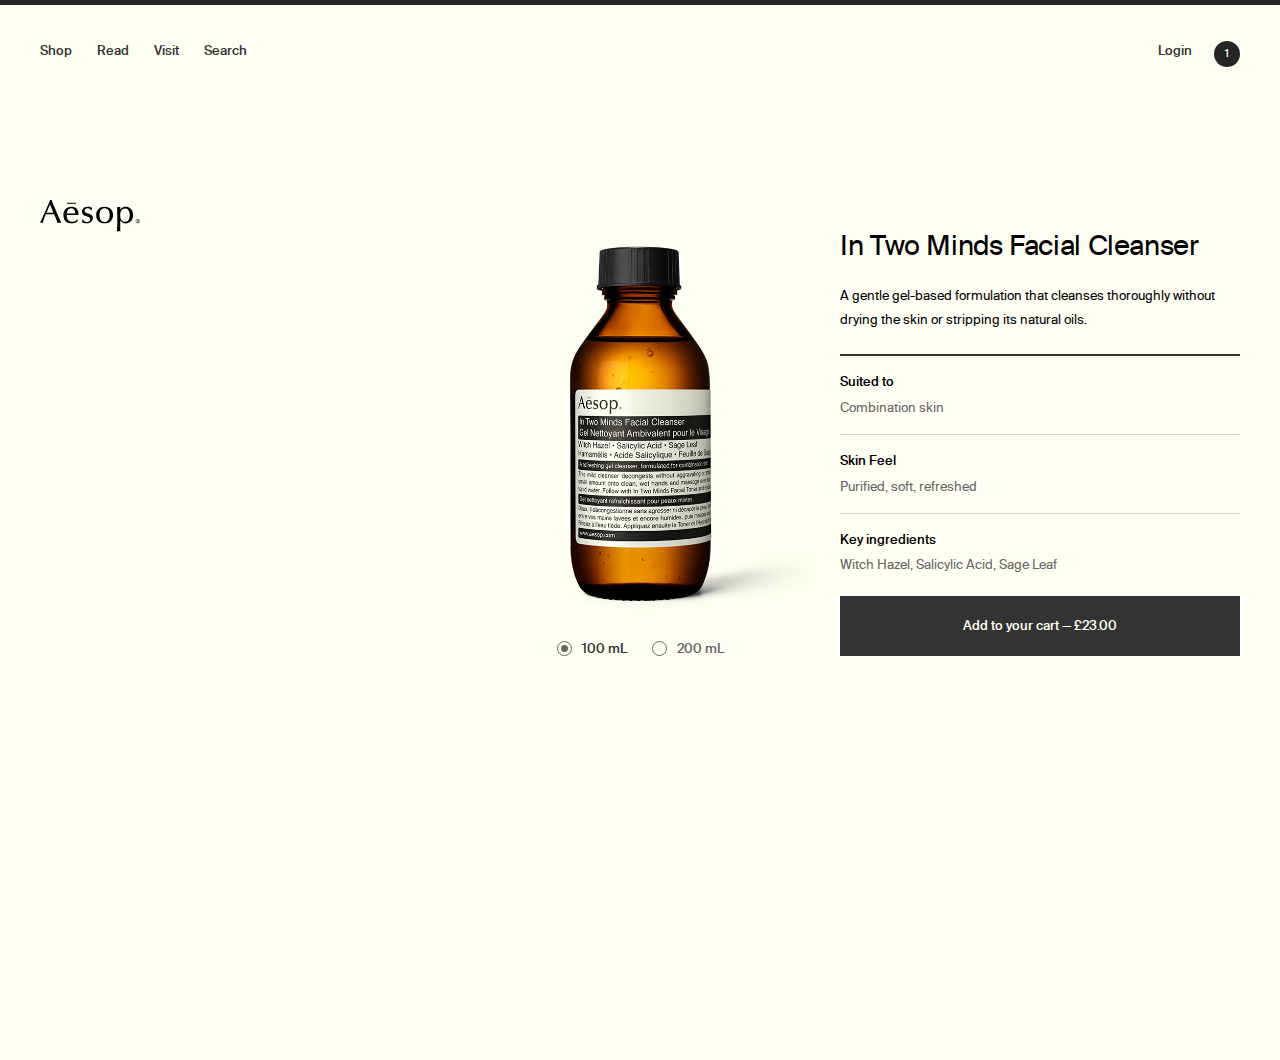
<file: index.html>
<!DOCTYPE html>
<html lang="en">

<head>
    <meta charset="UTF-8">
    <meta name="viewport" content="width=device-width, initial-scale=1.0">
    <meta http-equiv="X-UA-Compatible" content="ie=edge">
    <link rel="shortcut icon" type="image/x-icon" media="all" href="img/favicon.ico">
    <title>A&#275;sop - In Two Minds Facial Cleanser</title>
    <link rel="stylesheet" href="css/style.css">
</head>

<body>
    <!-- side Modal off-canvas (follow ziew liew vanillaJS) -->
    <!-- from the top height or translate downwards -->
    <div class="aesop">

        <!-- Cart section -->
        <section class="cart is-hidden">
            <div class="cart__wrapper">
                <div class="cart__inner">
                    <div class="cart__products">
                        <div class="cart__header">
                            <div class="cart__header__title-label">Cart</div>
                            <div class="cart__header__size-label">Size</div>
                            <div class="cart__header__quantity-label">Quantity</div>
                            <button aria-label="Close" data-test-ref="CART_CLOSE" class="cart__header__close"><svg class="Icon" role="img" viewBox="0 0 50 50">
                                    <g>
                                        <polygon points="50,5 45,0 25,20 5,0 0,5 20,25 0,45 5,50 25,30 45,50 50,45 30,25"></polygon>
                                    </g>
                                </svg></button>
                        </div>
                        <ul class="cart__list">
                            <li class="cart__list__item">
                                <div class="cart__product">
                                    <div class="cart__product__name__wrapper">
                                        <a class="cart__product__name">In Two Minds Facial Cleanser</a>
                                        <div class="cart__product__size">100mL</div>
                                    </div>

                                    <!-- Cart Quantity section will probably swap out for a SELECT field-->
                                    <div class="cart__product__quantity">
                                        <button class="cart__product__quantity--button cart__product__quantity--closed"><span class="cart__product__quantity__amount">1</span>
                                            <svg aria-labelledby="ee3b3f1f-3db3-473a-a75e-c26081b1b70f" class="icon cart__product__quantity--icon" role="img" viewBox="0 0 50 50">
                                                <title id="ee3b3f1f-3db3-473a-a75e-c26081b1b70f">Change quantity</title>
                                                <g>
                                                    <polygon points="25,31.3 4.2,10.5 0.1,14.6 25,39.5 50,14.6 45.9,10.5 "></polygon>
                                                </g>
                                            </svg>
                                        </button>
                                    </div>
                                    <!-- End of Cart Quantity section -->
                                    <div class="card__product__remove"><button class="card__product__remove-button">Remove</button></div>
                                    <div class="card__product__total">£23.00</div>
                                </div>
                            </li>
                        </ul>
                    </div>
                    <div class="cart__summary">
                        <div class="cart__summary__wrapper">
                            <div class="cart__summary__promo">
                                <button aria-label="Apply a promotional code" class="cart__summary__promo--button" data-ref="promoCodeModal-toggle" data-test-ref="CART_PROMO_CTA" type="button">
                                    <div class="cart__summary__promo--button__wrapper">
                                        <h5 class="cart__summary__promo--label">Apply a promotional code</h5>
                                        <div class="cart__summary__promo--icon__wrapper">
                                            <svg class="icon cart__summary__promo--button__icon" data-ref="promoCodeModal-icon" role="img" viewBox="0 0 50 50">
                                                <g>
                                                    <circle class="Glyph-addWithCircle--circle" cx="25" cy="25" r="22" fill="none"></circle>
                                                    <polygon class="Glyph-addWithCircle--plus" points="26.2,15.2 23.8,15.2 23.8,23.9 15,23.9 15,26.4 23.8,26.4 23.8,35.1 26.2,35.1 26.2,26.4 35,26.4 35,23.9 26.2,23.9 "></polygon>
                                                </g>
                                            </svg>
                                        </div>
                                    </div>
                                </button>
                            </div>
                            <div class="cart__summary__item  cart__summary--no-border">
                                <h5 class="cart__summary__item-label">Subtotal (Tax Incl.)</h5>
                                <div class="cart__summary__item-amount cart__summary__subtotal-amount">£23.00</div>
                            </div>
                            <div class="cart__summary__row">
                                <div class="cart__summary__notice">
                                    <div class="cart__summary__notice__item">Please note that PayPal is not available for Digital Gift Card purchases.</div>
                                    <div class="cart__summary__notice__item">Shipping to the United Kingdom.</div>
                                </div>
                                <div class="cart__summary__checkout__button__wrapper">
                                    <button class="button button--large cart__summary__checkout__button" type="button" data-test-ref="CART_CHECKOUT_CTA">
                                        <div class="button__content"><span class="button__label">Checkout</span></div>
                                    </button>
                                </div>
                            </div>
                        </div>
                    </div>
                </div>
            </div>
        </section>
        <!-- End of Cart section -->
        <!-- Nav section -->
        <nav class="nav">
            <div class="nav-header nav--large">
                <ul class="nav-list nav-list--inline nav-list--main">
                    <li class="nav-list__item"><a class="nav-list__link" href="#" role="menuitem" tabindex="0"><span class="no-wrap">Shop</span></a></li>
                    <li class="nav-list__item"><a class="nav-list__link" href="#" role="menuitem" tabindex="0"><span class="no-wrap">Read</span></a></li>
                    <li class="nav-list__item"><a class="nav-list__link" href="#" role="menuitem" tabindex="0"><span class="no-wrap">Visit</span></a></li>
                    <li class="nav-list__item"><a class="nav-list__link" href="#" role="menuitem" tabindex="0"><span class="no-wrap">Search</span></a></li>

                </ul>
                <ul class="nav-list nav-list--inline nav-list__secondary">
                    <li class="nav-list__spacer"></li>
                    <li class="nav-list__item nav-list__item--no-margin">
                        <a href="#" class="link nav-list__link"><span class="link__content">Login</span></a>
                    </li>
                    <li class="nav-list__cart nav-list__no-border">
                        <button aria-label="Shopping cart, 1 item" class="nav__cart" data-count="1" data-test-ref="NAV_CART" type="button"></button>
                    </li>
                </ul>
                <button class="nav-border__button"></button>
            </div>
            <a class="nav-logo" href="#"><svg aria-labelledby="4d69333b-2fcc-4b51-b8c3-e06bd9c18f57" class="Icon NavLogo-icon" role="img" viewBox="0 0 489.7 154.3"><title id="4d69333b-2fcc-4b51-b8c3-e06bd9c18f57">Aesop logo</title><g><path class="NavLogo-icon--path" d="M48.6,22.5L31.8,62.2h34.2L48.6,22.5z M28.6,70.3c-3.2,7.4-9.6,21.7-14.9,42c-1.9-0.3-3.5-0.9-6.6-0.9c-3.1,0-5,0.6-7.1,0.9C14.3,81.2,38,28.9,49.4,0c1.3,0.2,2.3,0.5,4,0.5c1.4,0,2.3-0.2,3.5-0.5c12.3,33.7,47.8,111.7,48.1,112.3c-2.7-0.5-5.5-0.9-9.5-0.9c-4.2,0-7.2,0.5-10.3,0.9c-5.6-19.2-12.2-33.2-16.2-42H28.6z"></path><path class="NavLogo-icon--path" d="M172.4,66.6c0-5.3,0-26.6-19.2-26.6c-14,0-20.7,10.6-22.2,26.6H172.4z M130.9,73.3c0,4.5,0,13.6,4.3,21c7.4,12.1,17.8,12.5,22.5,12.5c15.7,0,23.1-9.6,25.5-13l1.9,0.4c-1,4.5-1,7.1-1.1,9.6c-7.1,6.7-16.8,10.5-29.8,10.5c-24.4,0-39.3-15.4-39.3-40.1c0-22.1,12.2-40.7,38.5-40.7c35.8,0,35.3,31.1,35.1,39.8H130.9z"></path><path class="NavLogo-icon--path" d="M249.6,52.1c-0.6-2.4-1.6-6.4-6.2-9.6c-3.4-2.4-7.8-2.7-10.4-2.7c-9.8,0-14.9,5.1-14.9,12c0,9.3,9.5,12.7,15.1,14.1c14.3,3.7,25.8,6.7,25.8,22.8c0,12.2-8.5,25.8-30.8,25.8c-13,0-22-5.5-23.7-6.7c2.1-3.9,3.4-10.7,3.7-12.8l1.9-0.5c1.1,2.7,2.7,7.1,8.7,10.6c4,2.4,8.2,3,11.7,3c8.4,0,16.2-4,16.2-13.2c0-9.1-5.5-10.9-22.3-16.4c-6.9-2.3-18.3-7.2-18.3-21.3c0-9.1,5.6-23.9,27.8-23.9c11.1,0,17.5,3.4,21.2,5.3c-1.6,4.2-2.7,8-3.2,13.5H249.6z"></path><path class="NavLogo-icon--path" d="M291.5,73.5c0,22.3,9.8,34.6,24.5,34.6c15.4,0,25.5-13.3,25.5-34.5c0-12.5-3.9-33.8-24.7-33.8C291.5,39.8,291.5,68.6,291.5,73.5 M357.9,73c0,25.5-17.6,41.5-42,41.5c-17,0-40.8-7.7-40.8-40.6c0-25,16.7-40.6,40.8-40.6 C346.3,33.4,357.9,53.4,357.9,73"></path><path class="NavLogo-icon--path" d="M399.4,49.6c-3.2,4-6.6,9.8-6.6,25.7c0,14.1,3.2,19.4,6.6,23.4c4.1,5,9.6,7.9,17,7.9 c22.9,0,22.9-27.1,22.9-32.3c0-24.2-11.6-33-22-33C408.7,41.2,403.1,44.9,399.4,49.6 M419.3,114.7c-15.1,0-23.6-8.3-26.2-14.9 c0,25.2-0.2,39.8,0.8,54.5c-2.4-0.6-4.5-0.9-8.4-0.9c-4,0-6.1,0.3-8.6,0.9c1.3-20.8,1.8-41.9,1.8-62.7c0-14.6-0.3-34.3-0.8-57.6 c2.2,0.5,4.8,0.9,7.9,0.9c2.9,0,5.6-0.5,7.9-0.9c-0.6,8.8-0.6,11.2-0.6,14.6c2.6-4.2,9.5-15.4,27.3-15.4c16,0,35.6,11.7,35.6,40.3 C455.9,98.8,440.3,114.7,419.3,114.7"></path><rect x="131.8" y="13.5" class="NavLogo-icon--path" width="44.3" height="5"></rect><path class="NavLogo-icon--path" d="M477.2,98.1c0,1.6,0,3,0,4.4c1.3,0,4.3,0,4.3-2.3C481.5,98.1,479.2,98.1,477.2,98.1 M484.9,109.1 c-0.4,0-0.7-0.1-1.2-0.1c-0.4,0-0.8,0.1-1.5,0.1c-2-2.9-3.6-4.5-4.7-5.8h-0.4c0,1.8,0,3.2,0.2,5.8c-0.5,0-0.7-0.1-1.3-0.1 c-0.6,0-0.8,0.1-1.1,0.1c0.1-1.3,0.2-2.7,0.2-6.2c0-3-0.1-4.4-0.1-5.7c0.9,0,1.5,0,2.9,0c2.9,0,5.9,0,5.9,2.8c0,2.5-2.7,2.9-3.9,3 c0.8,1.1,4.4,5.1,5.1,5.9L484.9,109.1z M479.2,94.8c-4.8,0-8.5,3.8-8.5,8.6c0,4.9,3.6,8.6,8.5,8.6c4.9,0,8.5-3.7,8.5-8.6 C487.8,98.7,484.3,94.8,479.2,94.8 M479.2,92.9c5.9,0,10.5,4.7,10.5,10.5c0,5.9-4.7,10.5-10.5,10.5c-5.8,0-10.5-4.6-10.5-10.5 C468.8,97.5,473.5,92.9,479.2,92.9"></path></g></svg></a>
        </nav>
        <!-- End of Nav section -->
        <!-- Product ATF section -->
        <form class="product">
            <div class="product__inner product__inner--visible">
                <div class="product__wrapper">
                    <div class="product-image__wrapper">
                        <div class="product-image">
                            <div class="product-image__main product-image__container product-image--visible" data-sku="B100SK61">
                                <img src="img/aesop-bottle.png" alt="">
                            </div>
                                <div class="product-image__alt product-image__container product-image--invisible" data-sku="ASK61">
                                    <img src="img/aesop-bottle-200ml.png" alt="">
                            </div>

                                    <ul class="product-variants__list">
                                        <li class="product-variants__item-option">
                                            <label class="form-radio product-variants__radio">
                                                <input type="radio" class="form-radio__input" data-name="In Two Minds Facial Cleanser" data-size="100mL" data-price="23.00" data-ref="productVariant" name="sku" value="B100SK61" checked>
                                                <span class="form-radio--pseudo"></span>
                                                <span class="form-radio--focus"></span>
                                                <span class="form-radio__label" data-ref="productVariant-label">100 mL</span>
                                            </label>
                                        </li>
                                        <li class="product-variants__item-option">
                                            <label class="form-radio product-variants__radio">
                                                <input type="radio" class="form-radio__input" data-price="33.00" data-name="In Two Minds Facial Cleanser" data-size="200mL" data-ref="productVariant" name="sku" value="ASK61">
                                                <span class="form-radio--pseudo"></span>
                                                <span class="form-radio--focus"></span>
                                                <span class="form-radio__label" data-ref="productVariant-label">200 mL</span>
                                            </label>
                                        </li>
                                    </ul>

                                </div>
                            </div>
                            <div class="product-info__wrapper">
                                <div class="product-info__summary">
                                    <h1 class="product-info__summary__title">In Two Minds Facial Cleanser</h1>
                                    <p class="product-info__summary__description">A gentle gel-based formulation that cleanses thoroughly without drying the skin or stripping its natural oils.</p>
                                </div>
                                <div class="product-info__details">
                                    <ul class="product-info__list">
                                        <li class="product-info__item">
                                            <div class="product-info__item__title">Suited to</div>
                                            <div class="product-info__item__description">Combination skin</div>
                                        </li>
                                        <li class="product-info__item">
                                            <div class="product-info__item__title">Skin Feel</div>
                                            <div class="product-info__item__description">Purified, soft, refreshed</div>
                                        </li>
                                        <li class="product-info__item">
                                            <div class="product-info__item__title">Key ingredients
                                                <button aria-label="View more ingredients" class="PDPHeaderCommonProductDetails-moreBtn" data-ref="ingredientOverlay-toggle" type="button">
                                                    <svg class="more-btn" data-ref="ingredientOverlay-icon" role="img" viewBox="0 0 50 50">
                                                        <g>
                                                            <circle class="Glyph-addAndCloseWithCircle--circle" cx="25" cy="25" r="22" fill="none"></circle>
                                                            <polygon class="Glyph-addAndCloseWithCircle--plus" points="26.2,15.2 23.8,15.2 23.8,23.9 15,23.9 15,26.4 23.8,26.4 23.8,35.1 26.2,35.1 26.2,26.4 35,26.4 35,23.9 26.2,23.9 "></polygon>
                                                            <polygon class="Glyph-addAndCloseWithCircle--close" points="32.9,19 31.2,17.3 25,23.4 18.8,17.2 17,19 23.3,25.2 17.1,31.3 18.8,33 25,26.9 31.2,33.1 33,31.3 26.7,25.1 "></polygon>
                                                        </g>
                                                    </svg>
                                                </button>
                                            </div>
                                            <div class="product-info__item__description">Witch Hazel, Salicylic Acid, Sage Leaf</div>
                                        </li>
                                    </ul>
                                </div>
                                <div class="button--cta button--cta--large" data-item="">
                                    <button class="button button--filled button--large button--action" type="button" data-action="ADD_TO_CART">
                                        <div class="button__content">
                                            <span class="button__label" data-ref="ctaButton-label">Add to your cart — £23.00</span>
                                            <span class="button__label button__label--action">Added to your cart</span>
                                            <span class="button-loading button-loading--light">
                                    <span class="button-loading-dot"></span>
                                            <span class="button-loading-dot"></span>
                                            <span class="button-loading-dot"></span>
                                            </span>
                                        </div>
                                    </button>
                                </div>
                            </div>
                        </div>
                    </div>
        </form>
        <!-- End of Product ATF section -->
    </div>
    <script src="js/index.js"></script>
</body>

</html>
</file>
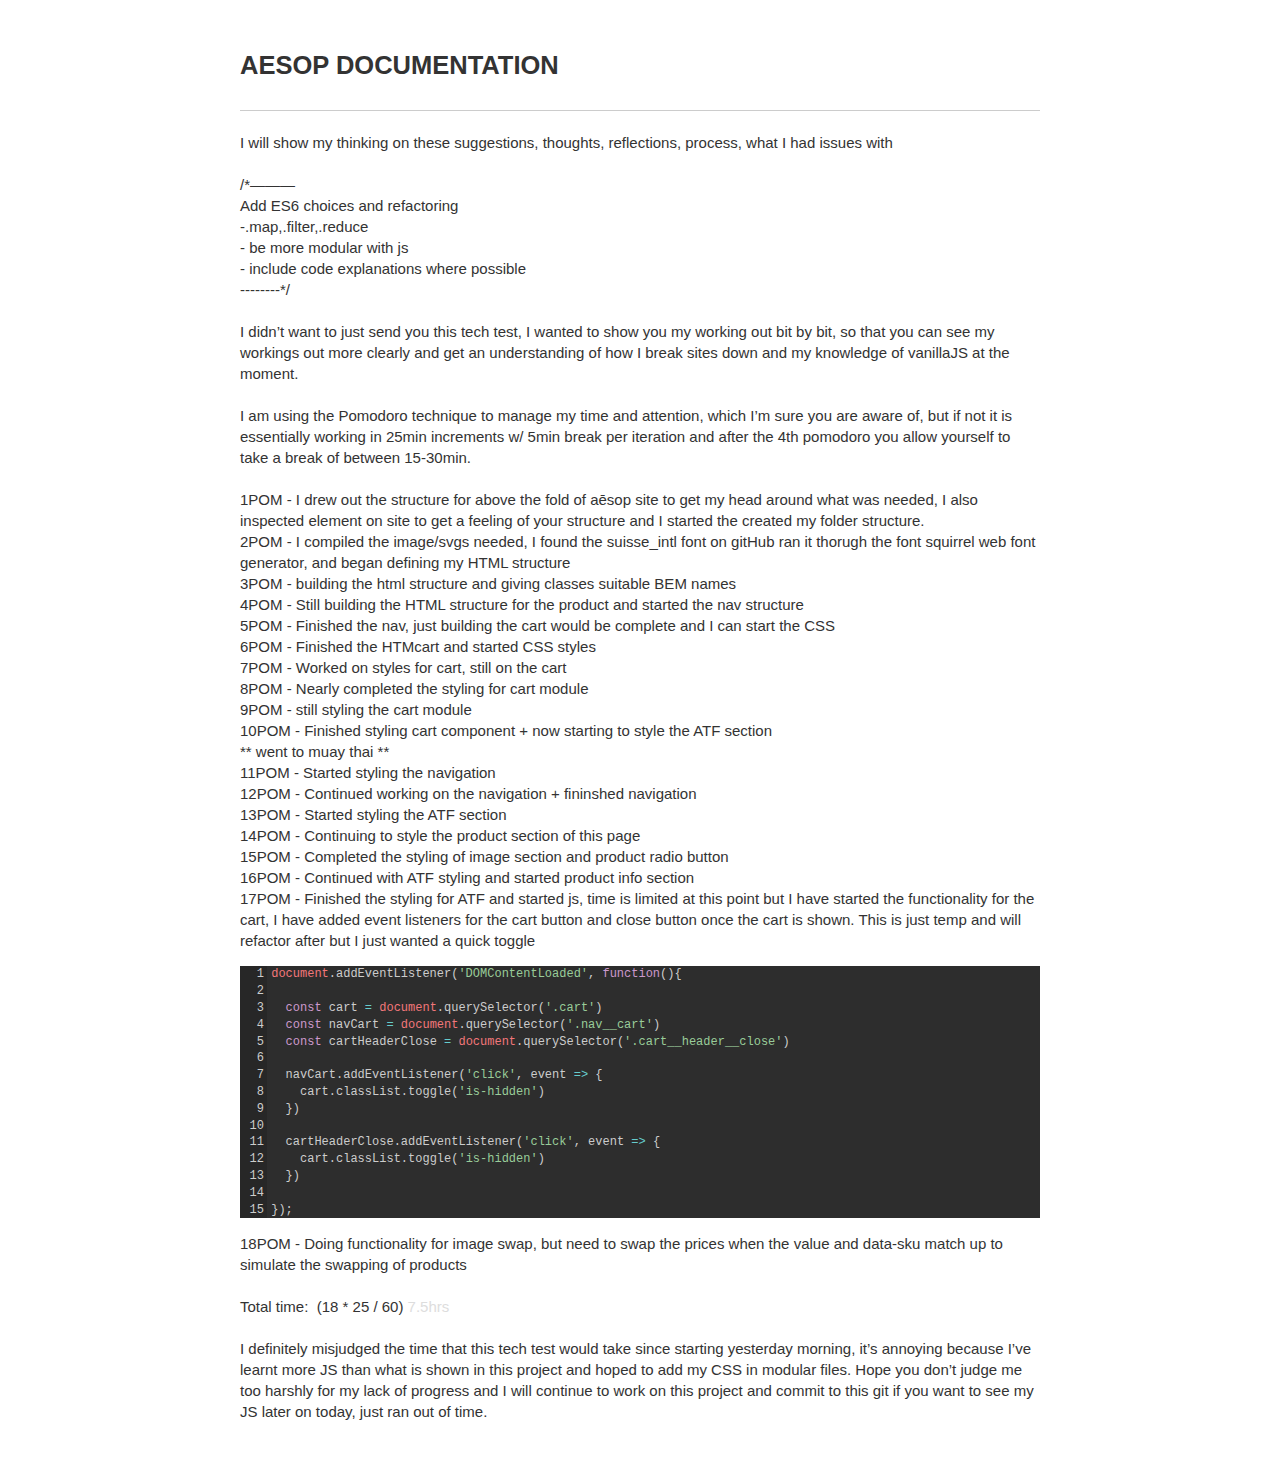
<file: aesop-progress.html>
<!DOCTYPE html>
    <html>
    <head>
      <meta charset="utf-8">
      <meta http-equiv="X-UA-Compatible" content="IE=edge">
      <!-- common.css -->
      <style>* {-webkit-tap-highlight-color: rgba(0,0,0,0);}html {-webkit-text-size-adjust: none;}body {font-family: -apple-system, Helvetica, Arial, sans-serif;margin: 0;padding: 20px;color: #333;word-wrap: break-word;}h1, h2, h3, h4, h5, h6 {line-height: 1.1;}img {max-width: 100% !important;height: auto;}blockquote {margin: 0;padding: 0 15px;color: #777;border-left: 4px solid #ddd;}hr {background-color: #ddd;border: 0;height: 1px;margin: 15px 0;}code {font-family: Menlo, Consolas, 'Ubuntu Mono', Monaco, 'source-code-pro', monospace;line-height: 1.4;margin: 0;padding: 0.2em 0;font-size: 90%;background-color: rgba(0,0,0,0.04);border-radius: 3px;}pre > code {margin: 0;padding: 0;font-size: 100%;word-break: normal;background: transparent;border: 0;}ol {list-style-type: decimal;}ol ol, ul ol {list-style-type: lower-latin;}ol ol ol, ul ol ol, ul ul ol, ol ul ol {list-style-type: lower-roman;}table {border-spacing: 0;border-collapse: collapse;margin-top: 0;margin-bottom: 16px;}table th {font-weight: bold;}table th, table td {padding: 6px 13px;border: 1px solid #ddd;}table tr {border-top: 1px solid #ccc;}table tr:nth-child(even) {background-color: #f8f8f8;}input[type="checkbox"] {cursor: default;margin-right: 0.5em;font-size: 13px;}.task-list-item {list-style-type: none;}.task-list-item+.task-list-item {margin-top: 3px;}.task-list-item input {float: left;margin: 0.3em 1em 0.25em -1.6em;vertical-align: middle;}#tag-field {margin: 8px 2px 10px;}#tag-field .tag {display: inline-block;background: #cadff3;border-radius: 4px;padding: 1px 8px;color: black;font-size: 12px;margin-right: 10px;line-height: 1.4;}</style>
      <!-- ace-static.css -->
      <style>.ace_static_highlight {white-space: pre-wrap;}.ace_static_highlight .ace_gutter {width: 2em;text-align: right;padding: 0 3px 0 0;margin-right: 3px;}.ace_static_highlight.ace_show_gutter > .ace_line {padding-left: 2.6em;}.ace_static_highlight .ace_line {position: relative;}.ace_static_highlight .ace_gutter-cell {-moz-user-select: -moz-none;-khtml-user-select: none;-webkit-user-select: none;user-select: none;top: 0;bottom: 0;left: 0;position: absolute;}.ace_static_highlight .ace_gutter-cell:before {content: counter(ace_line, decimal);counter-increment: ace_line;}.ace_static_highlight {counter-reset: ace_line;}</style>
      <style>.ace-tomorrow-night-eighties .ace_gutter {background: #272727;color: #CCC}.ace-tomorrow-night-eighties .ace_print-margin {width: 1px;background: #272727}.ace-tomorrow-night-eighties {background-color: #2D2D2D;color: #CCCCCC}.ace-tomorrow-night-eighties .ace_constant.ace_other,.ace-tomorrow-night-eighties .ace_cursor {color: #CCCCCC}.ace-tomorrow-night-eighties .ace_marker-layer .ace_selection {background: #515151}.ace-tomorrow-night-eighties.ace_multiselect .ace_selection.ace_start {box-shadow: 0 0 3px 0px #2D2D2D;}.ace-tomorrow-night-eighties .ace_marker-layer .ace_step {background: rgb(102, 82, 0)}.ace-tomorrow-night-eighties .ace_marker-layer .ace_bracket {margin: -1px 0 0 -1px;border: 1px solid #6A6A6A}.ace-tomorrow-night-bright .ace_stack {background: rgb(66, 90, 44)}.ace-tomorrow-night-eighties .ace_marker-layer .ace_active-line {background: #393939}.ace-tomorrow-night-eighties .ace_gutter-active-line {background-color: #393939}.ace-tomorrow-night-eighties .ace_marker-layer .ace_selected-word {border: 1px solid #515151}.ace-tomorrow-night-eighties .ace_invisible {color: #6A6A6A}.ace-tomorrow-night-eighties .ace_keyword,.ace-tomorrow-night-eighties .ace_meta,.ace-tomorrow-night-eighties .ace_storage,.ace-tomorrow-night-eighties .ace_storage.ace_type,.ace-tomorrow-night-eighties .ace_support.ace_type {color: #CC99CC}.ace-tomorrow-night-eighties .ace_keyword.ace_operator {color: #66CCCC}.ace-tomorrow-night-eighties .ace_constant.ace_character,.ace-tomorrow-night-eighties .ace_constant.ace_language,.ace-tomorrow-night-eighties .ace_constant.ace_numeric,.ace-tomorrow-night-eighties .ace_keyword.ace_other.ace_unit,.ace-tomorrow-night-eighties .ace_support.ace_constant,.ace-tomorrow-night-eighties .ace_variable.ace_parameter {color: #F99157}.ace-tomorrow-night-eighties .ace_invalid {color: #CDCDCD;background-color: #F2777A}.ace-tomorrow-night-eighties .ace_invalid.ace_deprecated {color: #CDCDCD;background-color: #CC99CC}.ace-tomorrow-night-eighties .ace_fold {background-color: #6699CC;border-color: #CCCCCC}.ace-tomorrow-night-eighties .ace_entity.ace_name.ace_function,.ace-tomorrow-night-eighties .ace_support.ace_function,.ace-tomorrow-night-eighties .ace_variable {color: #6699CC}.ace-tomorrow-night-eighties .ace_support.ace_class,.ace-tomorrow-night-eighties .ace_support.ace_type {color: #FFCC66}.ace-tomorrow-night-eighties .ace_heading,.ace-tomorrow-night-eighties .ace_markup.ace_heading,.ace-tomorrow-night-eighties .ace_string {color: #99CC99}.ace-tomorrow-night-eighties .ace_comment {color: #999999}.ace-tomorrow-night-eighties .ace_entity.ace_name.ace_tag,.ace-tomorrow-night-eighties .ace_entity.ace_other.ace_attribute-name,.ace-tomorrow-night-eighties .ace_meta.ace_tag,.ace-tomorrow-night-eighties .ace_variable {color: #F2777A}.ace-tomorrow-night-eighties .ace_indent-guide {background: url([data-uri]) right repeat-y}</style>
      <!-- export.css -->
      <style>
        body{margin:0 auto;max-width:800px;line-height:1.4}
        #nav{margin:5px 0 10px;font-size:15px}
        #titlearea{border-bottom:1px solid #ccc;font-size:17px;padding:10px 0;}
        #contentarea{font-size:15px;margin:16px 0}
        .cell{outline:0;min-height:20px;margin:5px 0;padding:5px 0;}
        .code-cell{font-family:Menlo,Consolas,'Ubuntu Mono',Monaco,'source-code-pro',monospace;font-size:12px;}
        .latex-cell{white-space:pre-wrap;}
      </style>
      <!-- User CSS -->
      <style> .text-cell {font-size: 15px;}.code-cell {font-size: 12px;}.markdown-cell {font-size: 15px;}.latex-cell {font-size: 15px;}</style>
    </head>
    <body>
      
      <div id="titlearea">
        <h2>AESOP DOCUMENTATION</h2>
      </div>
      <div id="contentarea"><div class="cell text-cell"><div>I will show my thinking on these suggestions, thoughts, reflections, process, what I had issues with&nbsp;</div><div><br></div><div>/*———</div><div>Add ES6 choices and refactoring</div><div>-.map,.filter,.reduce</div><div>- be more modular with js</div><div>- include code explanations where possible</div><div>--------*/</div><div><br></div><div>I didn’t want to just send you this tech test, I wanted to show you my working out bit by bit, so that you can see my workings out more clearly and get an understanding of how I break sites down and my knowledge of vanillaJS at the moment.&nbsp;</div><div><br></div><div>I am using the Pomodoro technique to manage my time and attention, which I’m sure you are aware of, but if not it is essentially working in 25min increments w/ 5min break per iteration and after the 4th pomodoro you allow yourself to take a break of between 15-30min.</div><div><br></div>1POM - I drew out the structure for above the fold of aēsop site to get my head around what was needed, I also inspected element on site to get a feeling of your structure and I started the created my folder structure.&nbsp;<div>2POM - I compiled the image/svgs needed, I found the suisse_intl font on gitHub ran it thorugh the font squirrel web font generator, and began defining my HTML structure</div><div>3POM - building the html structure and giving classes suitable BEM names</div><div>4POM - Still building the HTML structure for the product and started the nav structure</div><div>5POM - Finished the nav, just building the cart would be complete and I can start the CSS</div><div>6POM - Finished the HTMcart and started CSS styles&nbsp;</div><div>7POM - Worked on styles for cart, still on the cart</div><div>8POM - Nearly completed the styling for cart module</div><div>9POM - still styling the cart module&nbsp;</div><div>10POM - Finished styling cart component + now starting to style the ATF section</div><div>** went to muay thai **</div><div>11POM - Started styling the navigation</div><div>12POM - Continued working on the navigation + fininshed navigation</div><div>13POM - Started styling the ATF section&nbsp;</div><div>14POM - Continuing to style the product section of this page</div><div>15POM - Completed the styling of image section and product radio button</div><div>16POM - Continued with ATF styling and started product info section</div><div>17POM - Finished the styling for ATF and started js, time is limited at this point but I have started the functionality for the cart, I have added event listeners for the cart button and close button once the cart is shown. This is just temp and will refactor after but I just wanted a quick toggle</div></div><div class="cell code-cell"><div class="ace-tomorrow-night-eighties"><div class="ace_static_highlight ace_show_gutter" style="counter-reset:ace_line 0"><div class="ace_line"><span class="ace_gutter ace_gutter-cell" unselectable="on"></span><span class="ace_variable ace_language">document</span><span class="ace_punctuation ace_operator">.</span><span class="ace_identifier">addEventListener</span><span class="ace_paren ace_lparen">(</span><span class="ace_string">'DOMContentLoaded'</span><span class="ace_punctuation ace_operator">,</span> <span class="ace_storage ace_type">function</span><span class="ace_paren ace_lparen">(</span><span class="ace_paren ace_rparen">)</span><span class="ace_paren ace_lparen">{</span>
</div><div class="ace_line"><span class="ace_gutter ace_gutter-cell" unselectable="on"></span>
</div><div class="ace_line"><span class="ace_gutter ace_gutter-cell" unselectable="on"></span>  <span class="ace_storage ace_type">const</span> <span class="ace_identifier">cart</span> <span class="ace_keyword ace_operator">=</span> <span class="ace_variable ace_language">document</span><span class="ace_punctuation ace_operator">.</span><span class="ace_identifier">querySelector</span><span class="ace_paren ace_lparen">(</span><span class="ace_string">'.cart'</span><span class="ace_paren ace_rparen">)</span>
</div><div class="ace_line"><span class="ace_gutter ace_gutter-cell" unselectable="on"></span>  <span class="ace_storage ace_type">const</span> <span class="ace_identifier">navCart</span> <span class="ace_keyword ace_operator">=</span> <span class="ace_variable ace_language">document</span><span class="ace_punctuation ace_operator">.</span><span class="ace_identifier">querySelector</span><span class="ace_paren ace_lparen">(</span><span class="ace_string">'.nav__cart'</span><span class="ace_paren ace_rparen">)</span>
</div><div class="ace_line"><span class="ace_gutter ace_gutter-cell" unselectable="on"></span>  <span class="ace_storage ace_type">const</span> <span class="ace_identifier">cartHeaderClose</span> <span class="ace_keyword ace_operator">=</span> <span class="ace_variable ace_language">document</span><span class="ace_punctuation ace_operator">.</span><span class="ace_identifier">querySelector</span><span class="ace_paren ace_lparen">(</span><span class="ace_string">'.cart__header__close'</span><span class="ace_paren ace_rparen">)</span>
</div><div class="ace_line"><span class="ace_gutter ace_gutter-cell" unselectable="on"></span>  
</div><div class="ace_line"><span class="ace_gutter ace_gutter-cell" unselectable="on"></span>  <span class="ace_identifier">navCart</span><span class="ace_punctuation ace_operator">.</span><span class="ace_identifier">addEventListener</span><span class="ace_paren ace_lparen">(</span><span class="ace_string">'click'</span><span class="ace_punctuation ace_operator">,</span> <span class="ace_identifier">event</span> <span class="ace_keyword ace_operator">=&gt;</span> <span class="ace_paren ace_lparen">{</span>
</div><div class="ace_line"><span class="ace_gutter ace_gutter-cell" unselectable="on"></span>    <span class="ace_identifier">cart</span><span class="ace_punctuation ace_operator">.</span><span class="ace_identifier">classList</span><span class="ace_punctuation ace_operator">.</span><span class="ace_identifier">toggle</span><span class="ace_paren ace_lparen">(</span><span class="ace_string">'is-hidden'</span><span class="ace_paren ace_rparen">)</span>
</div><div class="ace_line"><span class="ace_gutter ace_gutter-cell" unselectable="on"></span>  <span class="ace_paren ace_rparen">})</span>
</div><div class="ace_line"><span class="ace_gutter ace_gutter-cell" unselectable="on"></span>
</div><div class="ace_line"><span class="ace_gutter ace_gutter-cell" unselectable="on"></span>  <span class="ace_identifier">cartHeaderClose</span><span class="ace_punctuation ace_operator">.</span><span class="ace_identifier">addEventListener</span><span class="ace_paren ace_lparen">(</span><span class="ace_string">'click'</span><span class="ace_punctuation ace_operator">,</span> <span class="ace_identifier">event</span> <span class="ace_keyword ace_operator">=&gt;</span> <span class="ace_paren ace_lparen">{</span>
</div><div class="ace_line"><span class="ace_gutter ace_gutter-cell" unselectable="on"></span>    <span class="ace_identifier">cart</span><span class="ace_punctuation ace_operator">.</span><span class="ace_identifier">classList</span><span class="ace_punctuation ace_operator">.</span><span class="ace_identifier">toggle</span><span class="ace_paren ace_lparen">(</span><span class="ace_string">'is-hidden'</span><span class="ace_paren ace_rparen">)</span>
</div><div class="ace_line"><span class="ace_gutter ace_gutter-cell" unselectable="on"></span>  <span class="ace_paren ace_rparen">})</span>
</div><div class="ace_line"><span class="ace_gutter ace_gutter-cell" unselectable="on"></span>
</div><div class="ace_line"><span class="ace_gutter ace_gutter-cell" unselectable="on"></span><span class="ace_paren ace_rparen">})</span><span class="ace_punctuation ace_operator">;</span>
</div></div></div></div><div class="cell text-cell">18POM - Doing functionality for image swap, but need to swap the prices when the value and data-sku match up to simulate the swapping of products<div><br></div><div>Total time: &nbsp;(18 * 25 / 60)&nbsp;<span style="color: rgb(221, 221, 221);">7.5hrs</span><div><br></div><div>I definitely misjudged the time that this tech test would take since starting yesterday morning, it’s annoying because I’ve learnt more JS than what is shown in this project and hoped to add my CSS in modular files. Hope you don’t judge me too harshly for my lack of progress and I will continue to work on this project and commit to this git if you want to see my JS later on today, just ran out of time.&nbsp;<br><div><br></div></div></div></div></div>
      <script></script>
    </body>
    </html>
</file>
<file: css/style.css>
/**
 * Short description using Doxygen-style comment format
 *
 * white : #fffef2;
 * black : #333;
 * line for a while finally concluding here at the end of this paragraph.
 *
 * The long description is ideal for more detailed explanations and
 * documentation. It can include example HTML, URLs, or any other information
 * that is deemed necessary or useful.
 *
 * @tag This is a tag named 'tag'
 *
 * TODO: This is a todo statement that describes an atomic task to be completed
 *   at a later date. It wraps after 80 characters and following lines are
 *   indented by 2 spaces.
 */

/* ==========================================================================
   Imports
   ========================================================================== */
   @import url("base/normalize.css");
   @import url("base/typography.css");

  /* Sub-section comment block
   ========================================================================== */

/* Basic comment */

.example{
    /* Positioning */
    position: absolute;
    z-index: 10;
    top: 0;
    right: 0;
    bottom: 0;
    left: 0;

    /* Display & Box Model */
    display: inline-block;
    overflow: hidden;
    box-sizing: border-box;
    width: 100px;
    height: 100px;
    padding: 10px;
    border: 10px solid #333;
    margin: 10px;

    /* Other */
    background: #000;
    color: #fff;
    font-family: sans-serif;
    font-size: 16px;
    text-align: right;
}

/* ==========================================================================
   Button
   ========================================================================== */

.button {
  position: relative;
  border: 1px solid rgba(51, 51, 51, .2);
  height: 60px;
  min-width: 210px;
  padding: 21px 23px;
  transition: all 500ms ease;
}

button {
  background: transparent;
  border: 0;
  border-radius: 0;
  margin: 0;
  padding: 0;
  cursor: pointer;
}

.button--filled {
  background-color: #333;
}

.button--filled:hover {
  background-color: #000;
}

.button--filled:not(.is-disabled):focus, body:not(.has-touch) .button--filled:not(.is-disabled):hover {
  background-color: #000;
}

.button--large{
  width: 100%;
}


/* bottlefade opacity cubic-bezier(0.645, 0.045, 0.355, 1) 500ms */

body {
  font-size: 1.6rem;
}

.aesop{
  background-color: #fffef2;
  display: flex;
  flex-direction: column;
  min-height: 100%;
}

/* ==========================================================================
   Cart
   ========================================================================== */

   /* Animation */

.cart__wrapper{
    background-color: #252525;
    border-bottom: 1px solid #252525;
    color: #FFFEF2;
    left: 0;
    max-height: 100vh;
    -webkit-overflow-scrolling: touch;
    overflow-y: scroll;
    padding-right: 40px;
    position: fixed;
    top: 0;
    /* transform: none; */
    transform: translateY(0);
    /* width: calc(100vw + 40px); */
    width: 100vw;
    z-index: 1000;
    transition: transform 500ms cubic-bezier(0.215, 0.61, 0.355, 1);
}

.cart.is-hidden .cart__wrapper{
  transform: translateY(-100%);
  /* visibility: hidden; */
}

.cart__inner{
  width: 100vw;
}

.cart__products{
  padding: 40px 40px 0;
}

.cart__header{
  padding: 0 0 15px;
  border-bottom: 2px solid rgba(255, 254, 242, .1);
  display: flex;
  justify-content: space-between;
  /* padding: 10px 20px 15px 0;  check why there was that slight calc(+40px added)*/
  padding: 10px 0px 15px 0;
}

.cart__header__title-label{
  width: calc(100% * 5 / 12);
  flex-basis: auto;
  flex-shrink: 0;
  font-size: 1.5rem;
  line-height: 1.2;
}

.cart__header__size-label{
    font-size: 1.4rem;
    line-height: 1.7;
    width: calc(100% * 3 / 12);
    flex-basis: auto;
    color: #BCBBB4;
}

.cart__header__quantity-label{
  font-family: 'suisse_bp_intlmedium', Georgia, sans-serif;
  font-weight: normal;
  font-size: 1.4rem;
  line-height: 1.7;
  color: #BCBBB4;
  flex-grow: 1;
}

.cart__header__close{
  position: relative;
  top: 5px;
  fill: #999;
  height: 18px;
  padding: 0 2px;
  width: 18px;
}

.cart__list{
  list-style: none;
  margin: 0;
  padding: 0;
}
.cart__list__item{
  align-items: center;
  display: flex;
  height: 70px;
  border-bottom: 1px solid rgba(255, 254, 242, .1);
}

.cart__product{
  display: flex;
  align-items: center;
  width: 100%;
  transition: all 300ms cubic-bezier(0.215, 0.61, 0.355, 1);
}

.cart__product__name__wrapper{
  display: flex;
  flex-shrink: 0;
  flex-wrap: wrap;
  flex-basis: auto;
  width: calc(100% * 8 / 12);
}

.cart__product__name{
  flex-basis: auto;
  width: calc(100% * 5 / 8);
  flex-shrink: 0;
  /* padding-right: 20px; */
  font-size: 1.6rem;
}

.cart__product__size{
  flex-basis: auto;
  width: calc(100% * 3 / 12);
  font-size: 1.6rem;
}

.cart__product__quantity{
  color: #FFF;
  font-size: 1.4rem;
  height: 40px;
  margin: 0;
  position: relative;
  width: 70px;
  margin-right: 30px;
}

.cart__product__quantity--closed {
  border: 1px solid rgba(255, 254, 242, .1);
  padding: 10px 36px 10px 19px;
}

.cart__product__quantity__amount{
  color: #ffffff;
  font-size: 1.4rem;
}

.cart__product__quantity--icon{
  fill: #FFF;
    height: 10px;
    position: absolute;
    right: 15px;
    top: 15px;
    width: 10px;
}

.card__product__remove{
  flex-grow: 1;
  color: #BCBBB4;
  font-size: 1.2rem;
}

.card__product__remove-button{
  font-size: 1.4rem;
  margin: 10px 0;
  opacity: 0;
  transition: all 300ms cubic-bezier(0.215, 0.61, 0.355, 1);
}

.card__product__remove-button:hover{
  color: #BCBBB4;
}

.card__product__total{
  font-size: 1.5rem;
  line-height: 1.2;
  color: #FFFEF2;  
  flex-shrink: 0;
}

.cart__summary__wrapper{
  padding: 30px 40px 40px;
}

.cart__summary__promo{
  /* margin-left: 66.66667%; */
  margin-left: auto; /* slight improvement on initial code */
  padding: 0 0 25px;
  flex-basis: auto;
  width: calc(100% * 4 / 12);
  border-bottom: 1px solid rgba(255, 254, 242, .1);
  display: flex;
  justify-content: space-between;
}

.cart__summary__promo--button{
  width: 100%;
}

.cart__summary__promo--button__wrapper{
  display: flex;
  align-items: center;
  justify-content: space-between;
  width: 100%;
}
.cart__summary__promo--label{
    font-size: 1.5rem;
    line-height: 1.2;
    color: #BCBBB4;
    font-family: 'suisse_bp_intlmedium', Georgia, sans-serif;
    font-weight: normal;
    margin-top: 0;
    transition: color 200ms cubic-bezier(0.645, 0.045, 0.355, 1);
}

.cart__summary__promo--button__icon{
  display: block;
  height: 22px;
  width: 22px;  
}

.cart__summary__promo--button__icon .Glyph-addWithCircle--circle{
  fill: transparent;
  stroke: #BCBBB4;
  stroke-width: 3px;
  transition: fill 200ms cubic-bezier(0.645, 0.045, 0.355, 1), stroke 200ms cubic-bezier(0.645, 0.045, 0.355, 1);
}

.cart__summary__promo--button__icon .Glyph-addWithCircle--plus{
  fill: #999;
  stroke: #999;
  stroke-width: 2px;
  transition: fill 200ms cubic-bezier(0.645, 0.045, 0.355, 1), stroke 200ms cubic-bezier(0.645, 0.045, 0.355, 1);
}

.cart__summary__item{
  margin-left: auto;
  flex-basis: auto;
  width: calc(100% * 4 / 12);
  display: flex;
  justify-content: space-between;
  padding: 25px 0;
}

.cart__summary--no-border{
  border-bottom: none;
}

.cart__summary__item-label{
  font-size: 1.5rem;
  line-height: 1.2;
  font-family: 'suisse_bp_intlmedium', Georgia, sans-serif;
  font-weight: normal;
  margin-top: 0;
  color: #BCBBB4;
}

.cart__summary__subtotal-amount{
  font-size: 2.5rem;
  line-height: 1;
  color: #FFFEF2;
}

.cart__summary__row{
  display: flex;
  align-items: flex-end;
  justify-content: space-between;
}

.cart__summary__notice{
  flex-basis: auto;
  width: calc(100% * 4 / 12);
  padding-right: 3em;
}
.cart__summary__notice__item{
  font-size: 1.5rem;
  color: #BCBBB4;
}

.cart__summary__notice__item:first-child{
  margin-bottom: 5px;
}

.cart__summary__checkout__button__wrapper{
  flex-basis: auto;
  width: calc(100% * 4 / 12);
}

.cart__summary__checkout__button{
  background-color: #666;
}

.button__content{
  display: flex;
  flex-direction: row;
  justify-content: center;
  margin: auto;
  overflow: hidden;
}

.button__label{
  font-family: 'suisse_bp_intlmedium', Georgia, sans-serif;
  font-weight: normal;
  font-size: 1.4rem;
  line-height: 1.1;
  color: #FFFEF2;
  -ms-flex-negative: 0;
  flex-shrink: 0;
  transition: color 200ms cubic-bezier(0.645, 0.045, 0.355, 1), opacity 700ms cubic-bezier(0.645, 0.045, 0.355, 1), transform 700ms cubic-bezier(0.645, 0.045, 0.355, 1);
}

.button__label--action{
  opacity: 0;
  transform: translateY(100%);
}

.button--action .button__content {
  flex-direction: column;
}


/* body.has-tabbed .button:not(.is-disabled):focus, body:not(.has-touch) .button:not(.is-disabled):hover {
  background-color: #333;
} */

/* ==========================================================================
   End of Cart
   ========================================================================== */

   /* ==========================================================================
   Navigation
   ========================================================================== */

  nav.nav{
    box-shadow: inset 0 5px 0 0 #252525;
    height: 80px;
    position: relative;
    animation: fade-in 500ms cubic-bezier(0.215, 0.61, 0.355, 1);
  }

  .nav-header{
    align-items: center;
    background-color: transparent;
    border-bottom: 1px solid transparent;
    color: #333;
    height: 80px;
    justify-content: space-between;
    overflow: hidden;
    position: relative;
    transition: background-color 200ms cubic-bezier(0.645, 0.045, 0.355, 1), border 300ms cubic-bezier(0.645, 0.045, 0.355, 1), color 100ms cubic-bezier(0.645, 0.045, 0.355, 1);
    width: 100%;
    z-index: 900;
    padding-top: 10px;
  }


  .nav-header .nav-list__link:after{
    border-bottom: solid 1px #333;
    content: '';
    display: block;
    margin-top: -3px;
    transform: scaleX(0);
    transform-origin: left;
    transition: transform 250ms cubic-bezier(0.645, 0.045, 0.355, 1);
  }

  .nav-header .nav-list__link:hover::after, .nav-header .nav-list__link.is-active::after {
    transform: scaleX(1);
}

  /*
    This is the fade-in that you can/will apply to the nav-header
      0% {
      opacity: 0;
    }
    100% {
      opacity: 1;
    }
    animation: fade-in 300ms ease forwards;
    opacity: 0;
  */

  .nav--large{
    display: flex;
  }

  .nav--large .nav-list{
    flex-basis: auto;
    width: calc(100% * 1 / 3);
    padding-left: 40px;
    padding-right: 40px;
    flex-grow: 1;
  }

  .nav-list{
    align-items: center;
    display: flex;
    height: 100%;
    list-style-type: none;
    margin: 0;
  }

  .nav-list__item{
    line-height: 1.7;
    font-size: 1.4rem;
    min-height: 8px;
  }

  .nav-list__item.nav-list__item--no-margin:not(:last-child){
    margin-right: 0;
  }

  .nav-list__item:not(:last-child){
    margin-right: 25px;
  }

  .nav-header .nav-list__link{
    font-family: 'suisse_bp_intlmedium', Georgia, sans-serif;
    transition: color 300ms cubic-bezier(0.645, 0.045, 0.355, 1);
  }

  .nav-list__link .link__content{
    white-space: nowrap;
  }


  /* Basic styles from item-list
   ========================================================================== */

  ul{
    padding: 0;
  }

  a {
    color: inherit;
    text-decoration: none;
  }

.nav--large .nav-list__secondary{
    flex-basis: auto;
    width: calc(100% * 2 / 3);
    justify-content: flex-end;
  }

  .nav-list__spacer{
    flex-grow: 1;
  }

.nav-list__cart{
  width: 48px;
  position: relative;
}

.nav__cart{
  font-family: 'suisse_bp_intlmedium', Georgia, sans-serif;
  background: none;
  border: 0;
  color: #FFFEF2;
  display: block;
  font-size: 1.1rem;
  height: 26px;
  line-height: 26px;
  padding: 0;
  position: relative;
  right: 0;
  text-align: center;
  text-indent: -99999px;
  transition: all 400ms cubic-bezier(0.215, 0.61, 0.355, 1);
  width: 26px;
  margin: -13px 0 0 0;
  position: absolute;
  top: 4px;
}

.nav__cart::before {
  background-color: #252525;
  border-radius: 100%;
  content: '';
  transform: none;
  transition: all 300ms cubic-bezier(0.645, 0.045, 0.355, 1);
}

.nav__cart:hover {
  transform: scale(1.15);
}

.nav__cart:after {
  content: attr(data-count);
  text-indent: 0;
}

.nav__cart::before, .nav__cart:after {
  bottom: 0;
  left: 0;
  position: absolute;
  right: 0;
  top: 0;
}

/* make sure that the circle is centered with the login */

.nav-logo{
  height: 38px;
  left: 40px;
  position: absolute;
  top: 195px;
  width: 100px;
  padding-top: 5px;
  z-index: 100; 
}

.product{
  padding: 115px 40px 100px;
  position: relative;
  display: flex;
  flex-direction: column;
  min-height: 85vh;
}

.product__inner{
  width: 100%;
}

.product__wrapper{
  justify-content: space-between;
  display: flex;
  flex-wrap: wrap;
}

.is-visible .product-image__wrapper {
  opacity: 1;
  transform: none;
}

.product-image__wrapper{
  flex-basis: auto;
  width: calc(100% * 8 / 12);
  justify-content: flex-end;
  align-items: flex-end;
  display: flex;
  position: relative;
  transition: opacity 1700ms 100ms cubic-bezier(0.215, 0.61, 0.355, 1), transform 1200ms 100ms cubic-bezier(0.215, 0.61, 0.355, 1);
  margin: 0 auto;
  max-width: 100%;
}

.product-image{
  flex: 0;
  padding: 0;
  position: relative;
  max-width: 100%;
  min-width: 50%;
}

.product-image img{
  height: auto;
  max-height: none;
  width: 100%;
  max-width: 100%;
}

.product-image__container.product-image__main{
  display: flex;
}

.product-image__container{
  margin: 0 auto;
  align-items: center;
  display: none;
  flex-direction: column;
  justify-content: flex-end;
  opacity: 1;
  transition: opacity cubic-bezier(0.645, 0.045, 0.355, 1) 500ms;
}

.product-variants__list{
  margin-top: 10px;
  list-style: none;
  margin: 0;
  padding: 0;
  font-family: 'suisse_bp_intlmedium', Georgia, sans-serif;
  font-size: 1.4rem;
  line-height: 1.1;
  color: #333;
  display: flex;
  justify-content: center;
  width: 100%;
}

.product-image--visible{
  display: block !important;
}

.product-image--invisible{
  display: none !important;
}

.form-radio{
  display: flex;
  align-items: center;
  position: relative;
}

input[type='checkbox'], input[type='radio'], button {
  cursor: pointer;
}

.form-radio__input {
  height: 100%;
  left: 0;
  margin: 0;
  opacity: 0;
  position: absolute;
  top: 0;
  transition: color 200ms cubic-bezier(0.645, 0.045, 0.355, 1);
  width: 100%;
  z-index: 2;
}

.form-radio--pseudo{
  transition: all 500ms ease;
  background: transparent;
  border: 1px solid #666;
  border-radius: 100%;
  float: left;
  height: 13px;
  position: relative;
  transition: border-color 200ms cubic-bezier(0.645, 0.045, 0.355, 1);
  width: 13px;
  z-index: 1;
}

.form-radio__input:checked + .form-radio--pseudo:after {
  background: #666;
}

.form-radio__input:checked + .form-radio--pseudo {
  border-color: #666;
}

.form-radio--pseudo:after {
  background: transparent;
  border-radius: 100%;
  bottom: 3px;
  content: '';
  display: block;
  left: 3px;
  position: absolute;
  right: 3px;
  top: 3px;
  transition: background-color 200ms cubic-bezier(0.645, 0.045, 0.355, 1);
}

.form-radio--focus {
  height: 100%;
  left: 0;
  position: absolute;
  top: 0;
  width: 100%;
  z-index: 1;
}

.form-radio__label{
  font-family: 'suisse_bp_intlmedium', Georgia, sans-serif;
  font-size: 1.4rem;
  line-height: 1.1;
  color: #666;
  padding-left: 10px;
}

.form-radio__input:checked ~ .form-radio__label {
  color: #333;
}

.product-variants__item-option:not(:last-child){
  margin-right: 25px;
}

.product-info__wrapper{
  flex-basis: auto;
  width: calc(100% * 4 / 12);
  max-width: 550px;
  display: flex;
  flex-grow: 0;
  flex-shrink: 0;
  flex-direction: column;
}

.product-info__summary{
  padding: 0 0 23px;
  opacity: 0;
  transition: opacity 1300ms 200ms cubic-bezier(0.645, 0.045, 0.355, 1);
  padding: 0 0 23px;
  position: relative;
}

.product__inner--visible .product-info__summary{
  opacity: 1;
}

.product-info__summary__title{
  margin-bottom: 15px;
  font-size: 3rem;
  line-height: 1.33;
  letter-spacing: -0.0125em;
  font-weight: 400;
}

.product-info__summary__description{
  font-size: 1.4rem;
  padding-top: 4px;
  line-height: 1.7;
}

.product__inner--visible .product-info__details{
  opacity: 1;
}

.product-info__details{
  margin-bottom: 5px;
  border-top: 2px solid #333;
  transition: opacity 1300ms 300ms cubic-bezier(0.215, 0.61, 0.355, 1);
}

.product-info__list{
  list-style: none;
  margin: 0;
  padding: 0;
}

.product-info__item {
  opacity: 0;
  padding: 14px 0;
  transform: translateY(-20px);
  transition: transform 1200ms cubic-bezier(0.215, 0.61, 0.355, 1), opacity 1300ms cubic-bezier(0.215, 0.61, 0.355, 1);
}

.product__inner--visible .product-info__item {
  opacity: 1;
  transform: none;
}

.product-info__item:nth-of-type(2) {
  transition-delay: calc((2 * 100ms) + 200ms);
}

.product-info__item:not(:last-child) {
  border-bottom: 1px solid rgba(51, 51, 51, .2);
}

.product-info__item__title{
  margin-bottom: 2px;
  line-height: 1.7;
  font-size: 1.4rem;
  font-family: 'suisse_bp_intlmedium', Georgia, sans-serif;
}

.product-info__item__description{
  line-height: 1.7;
  font-size: 1.4rem;
  align-items: center;
  color: #666;
  display: flex;
  justify-content: space-between;
}

   /* ==========================================================================
   End of Navigation
   ========================================================================== */
</file>
